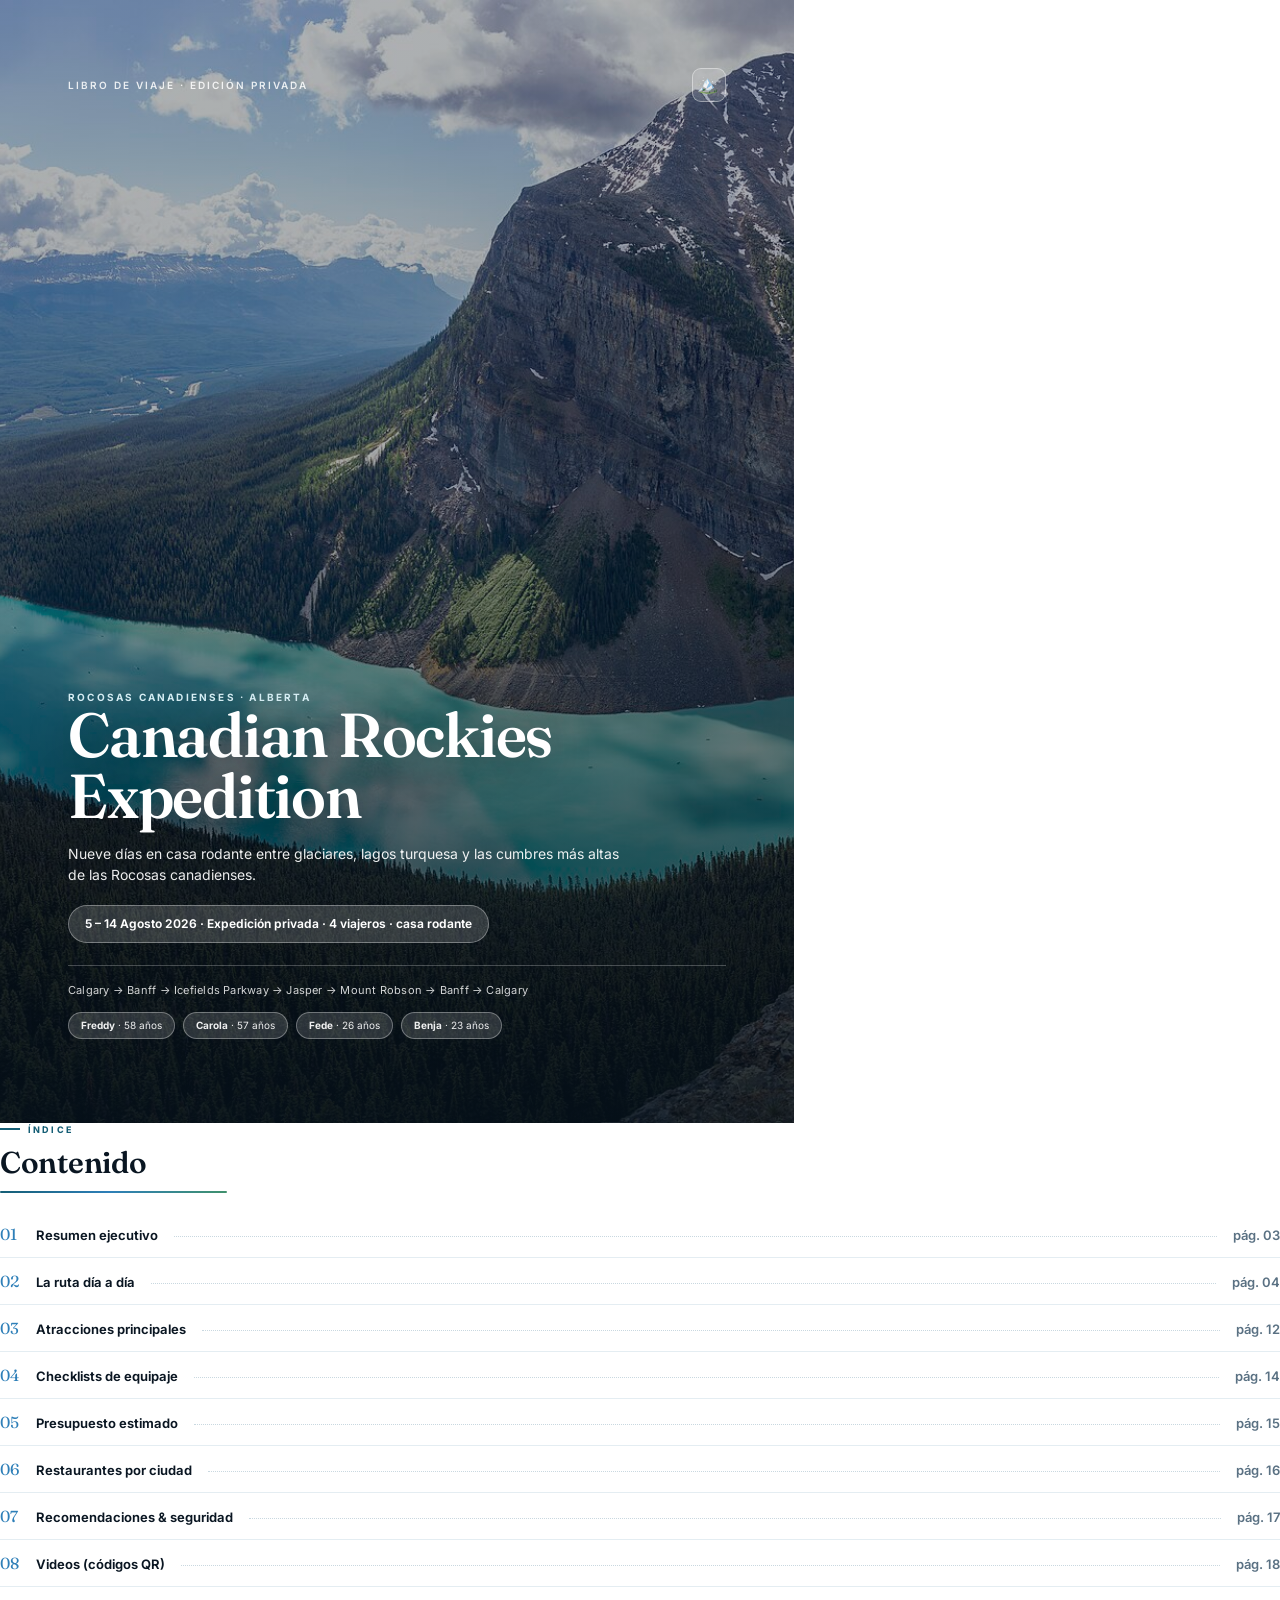
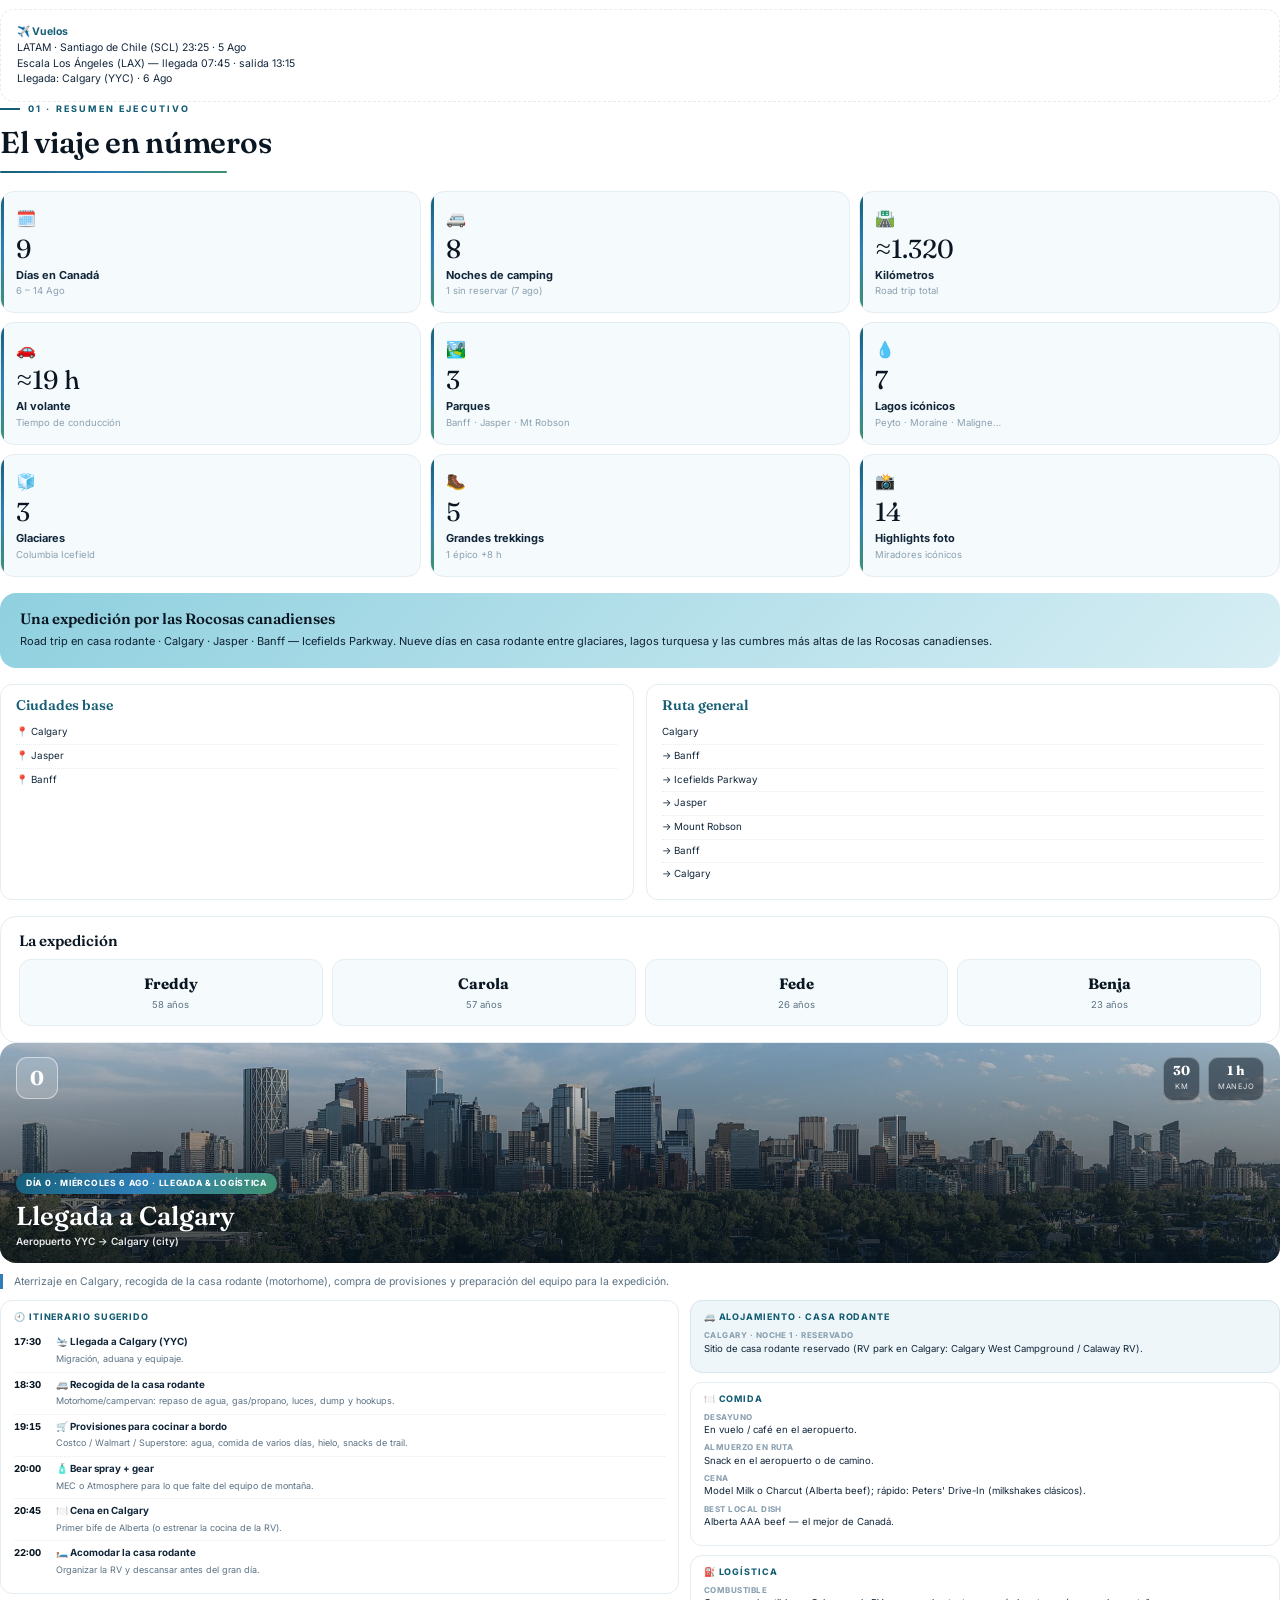
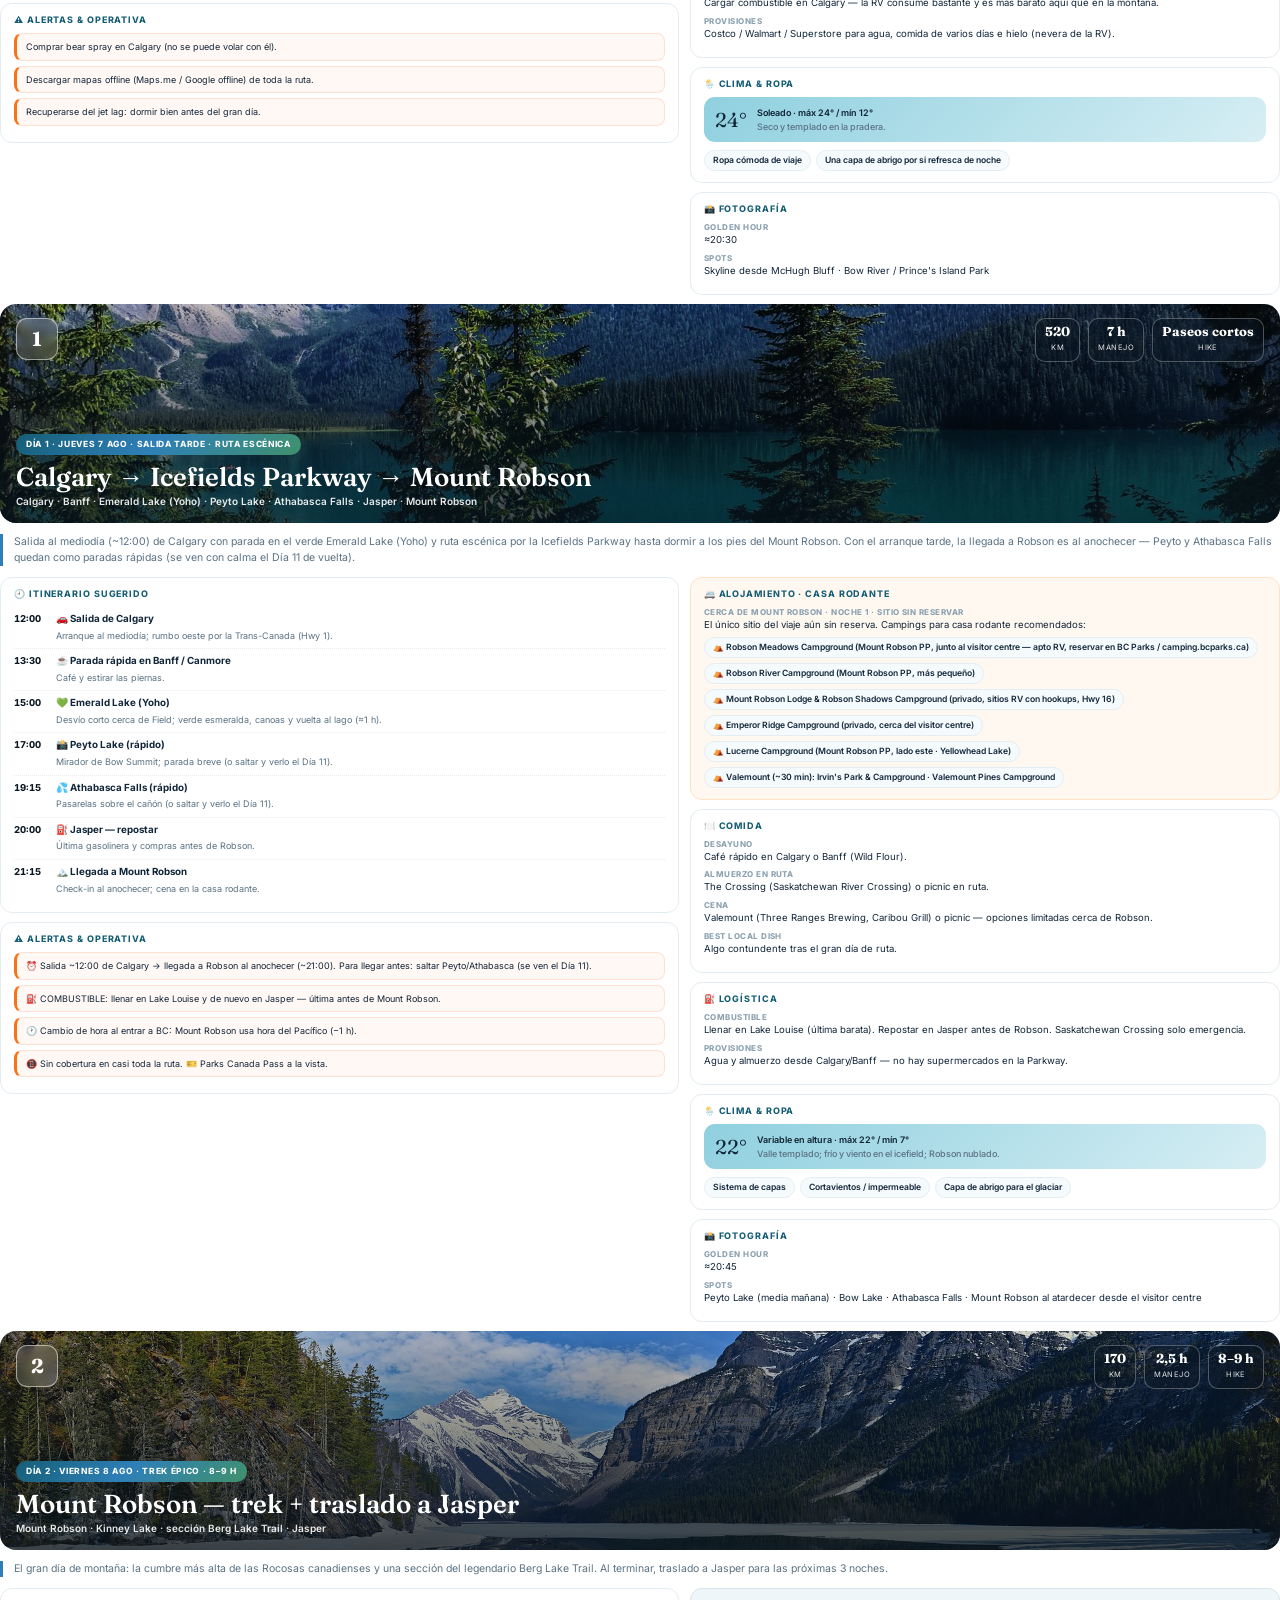
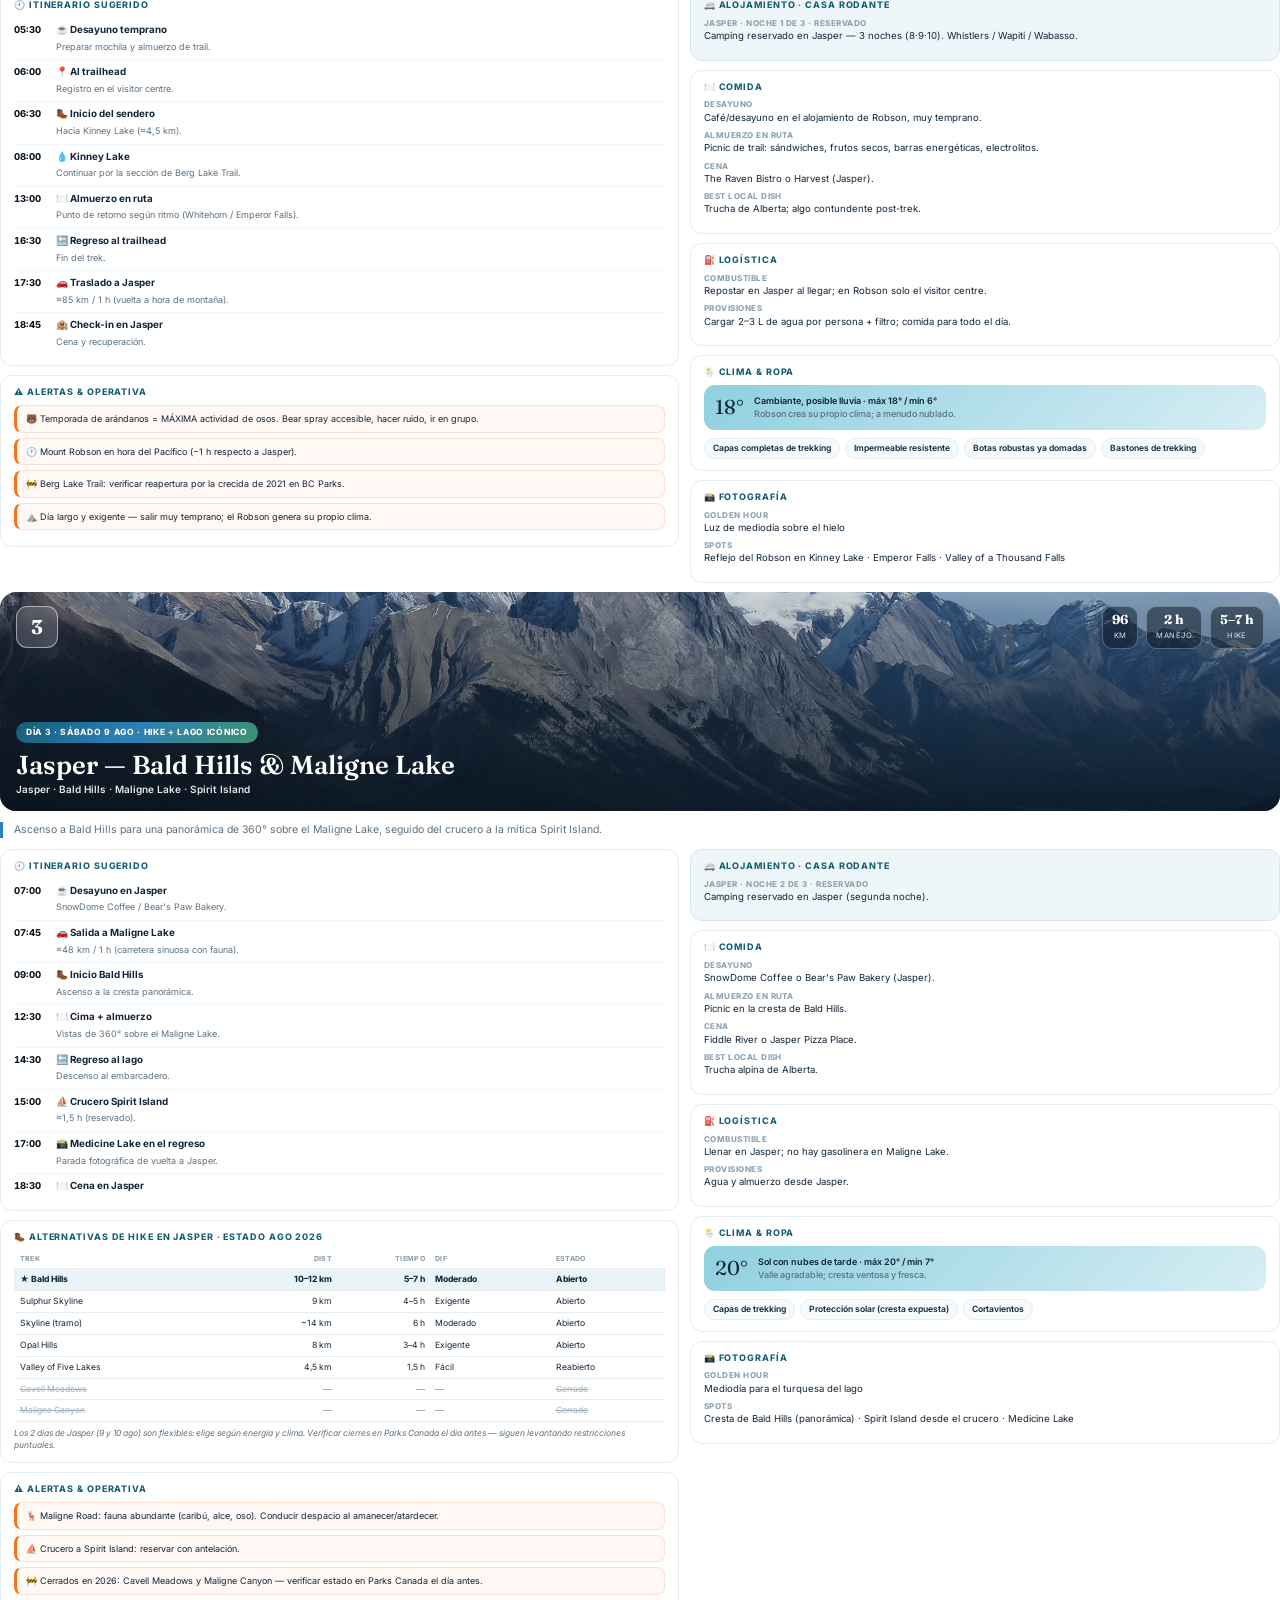
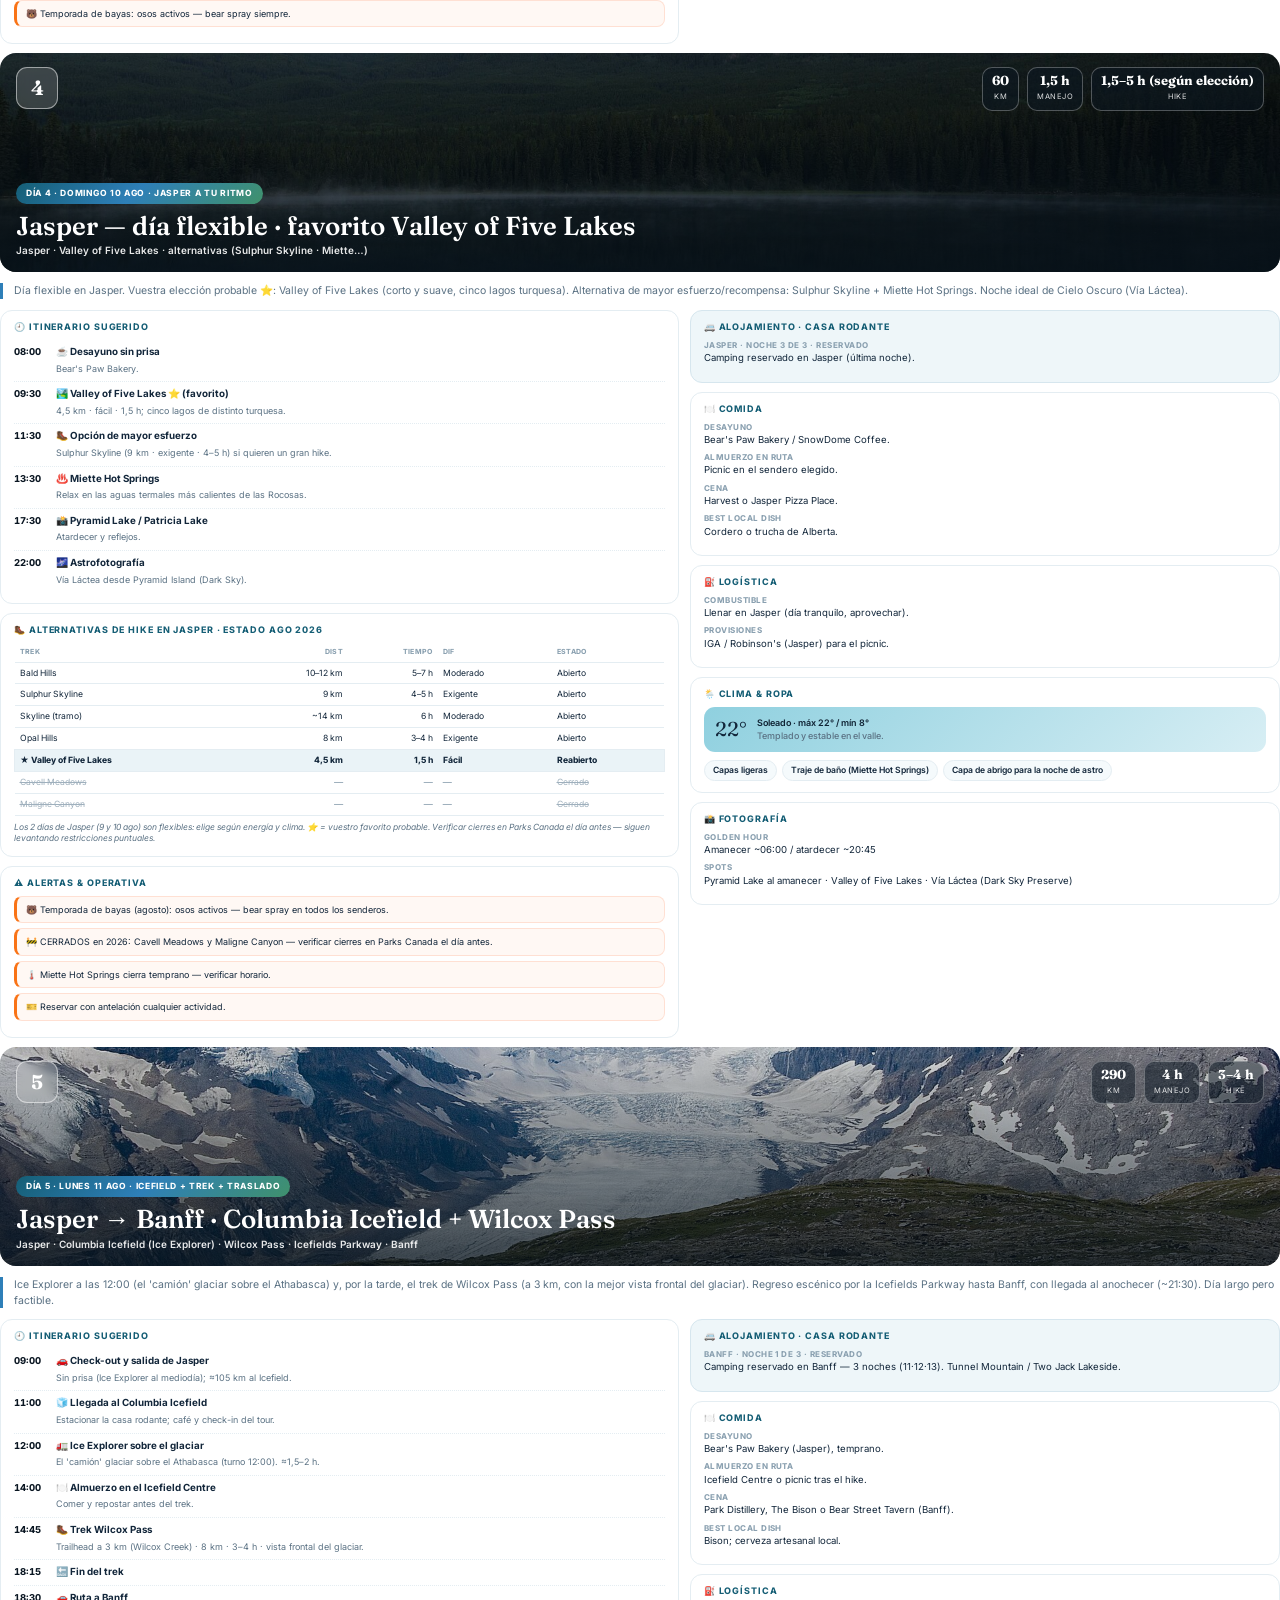
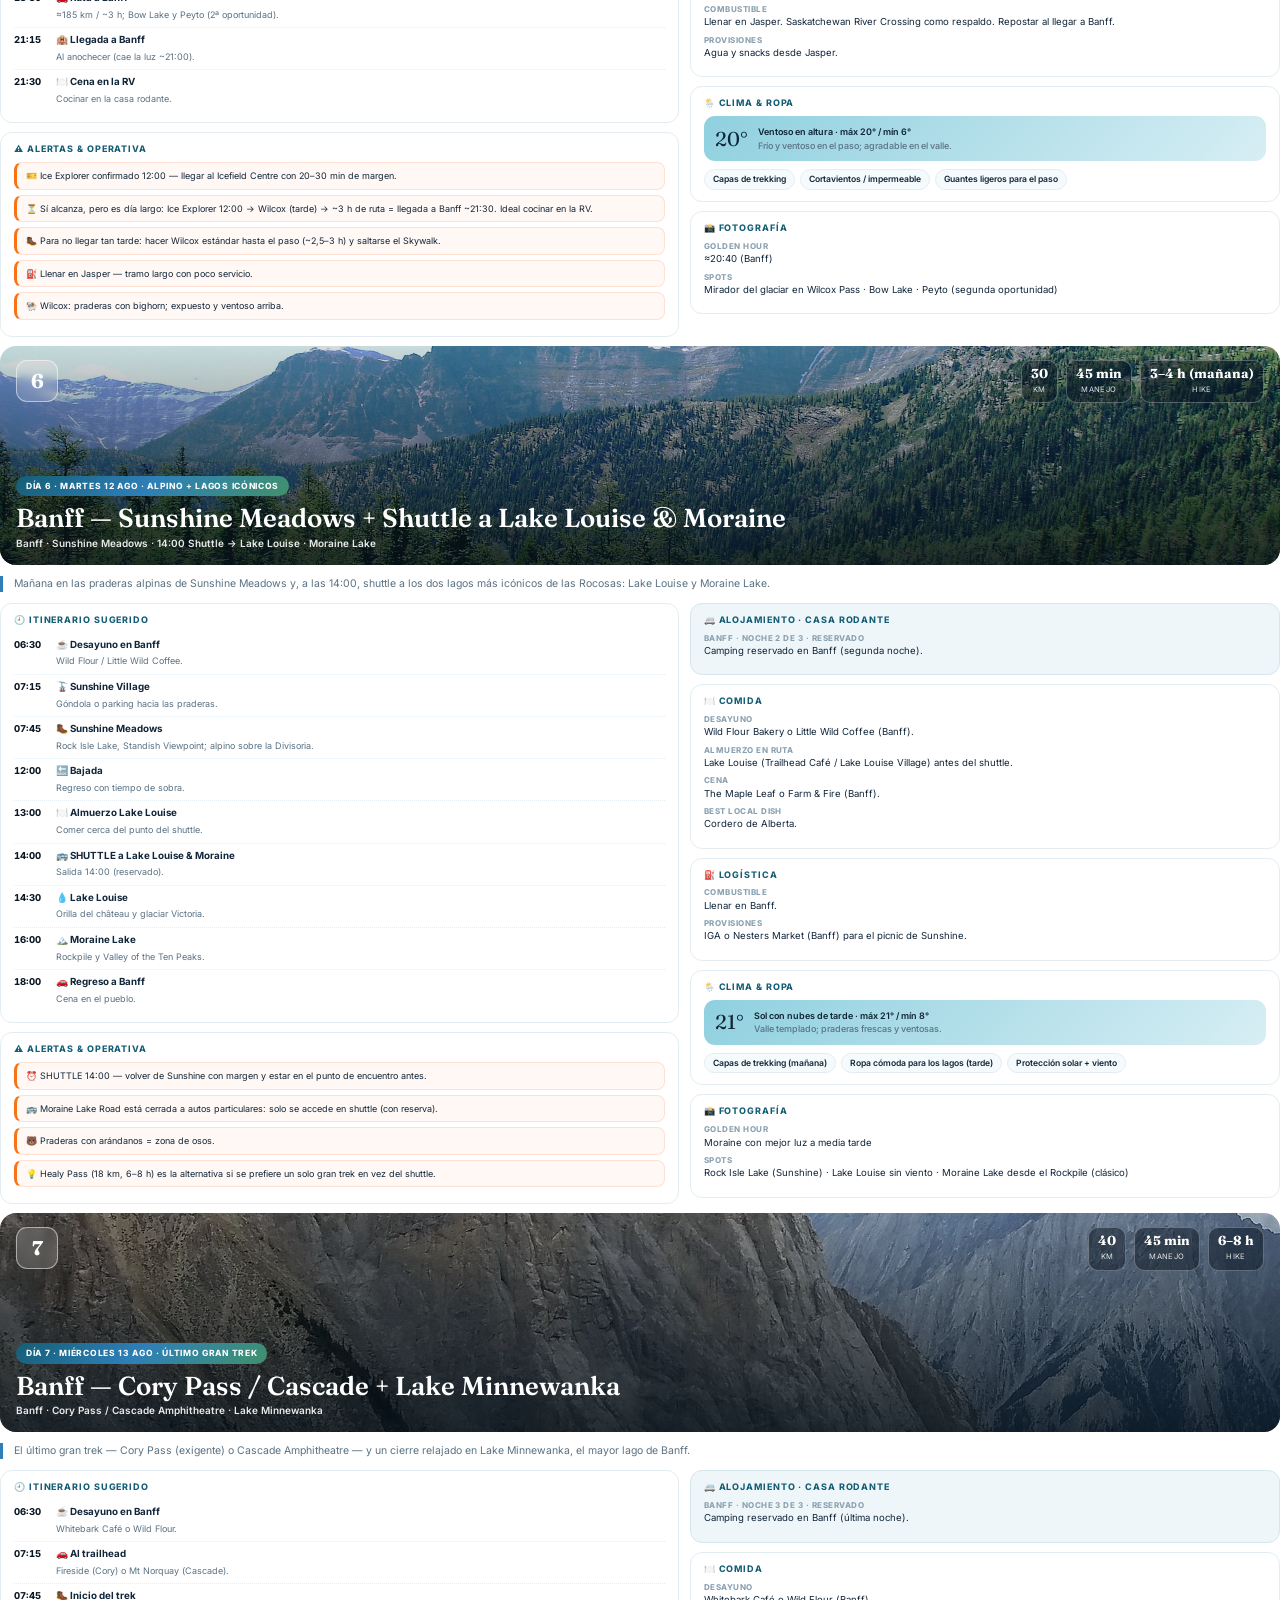
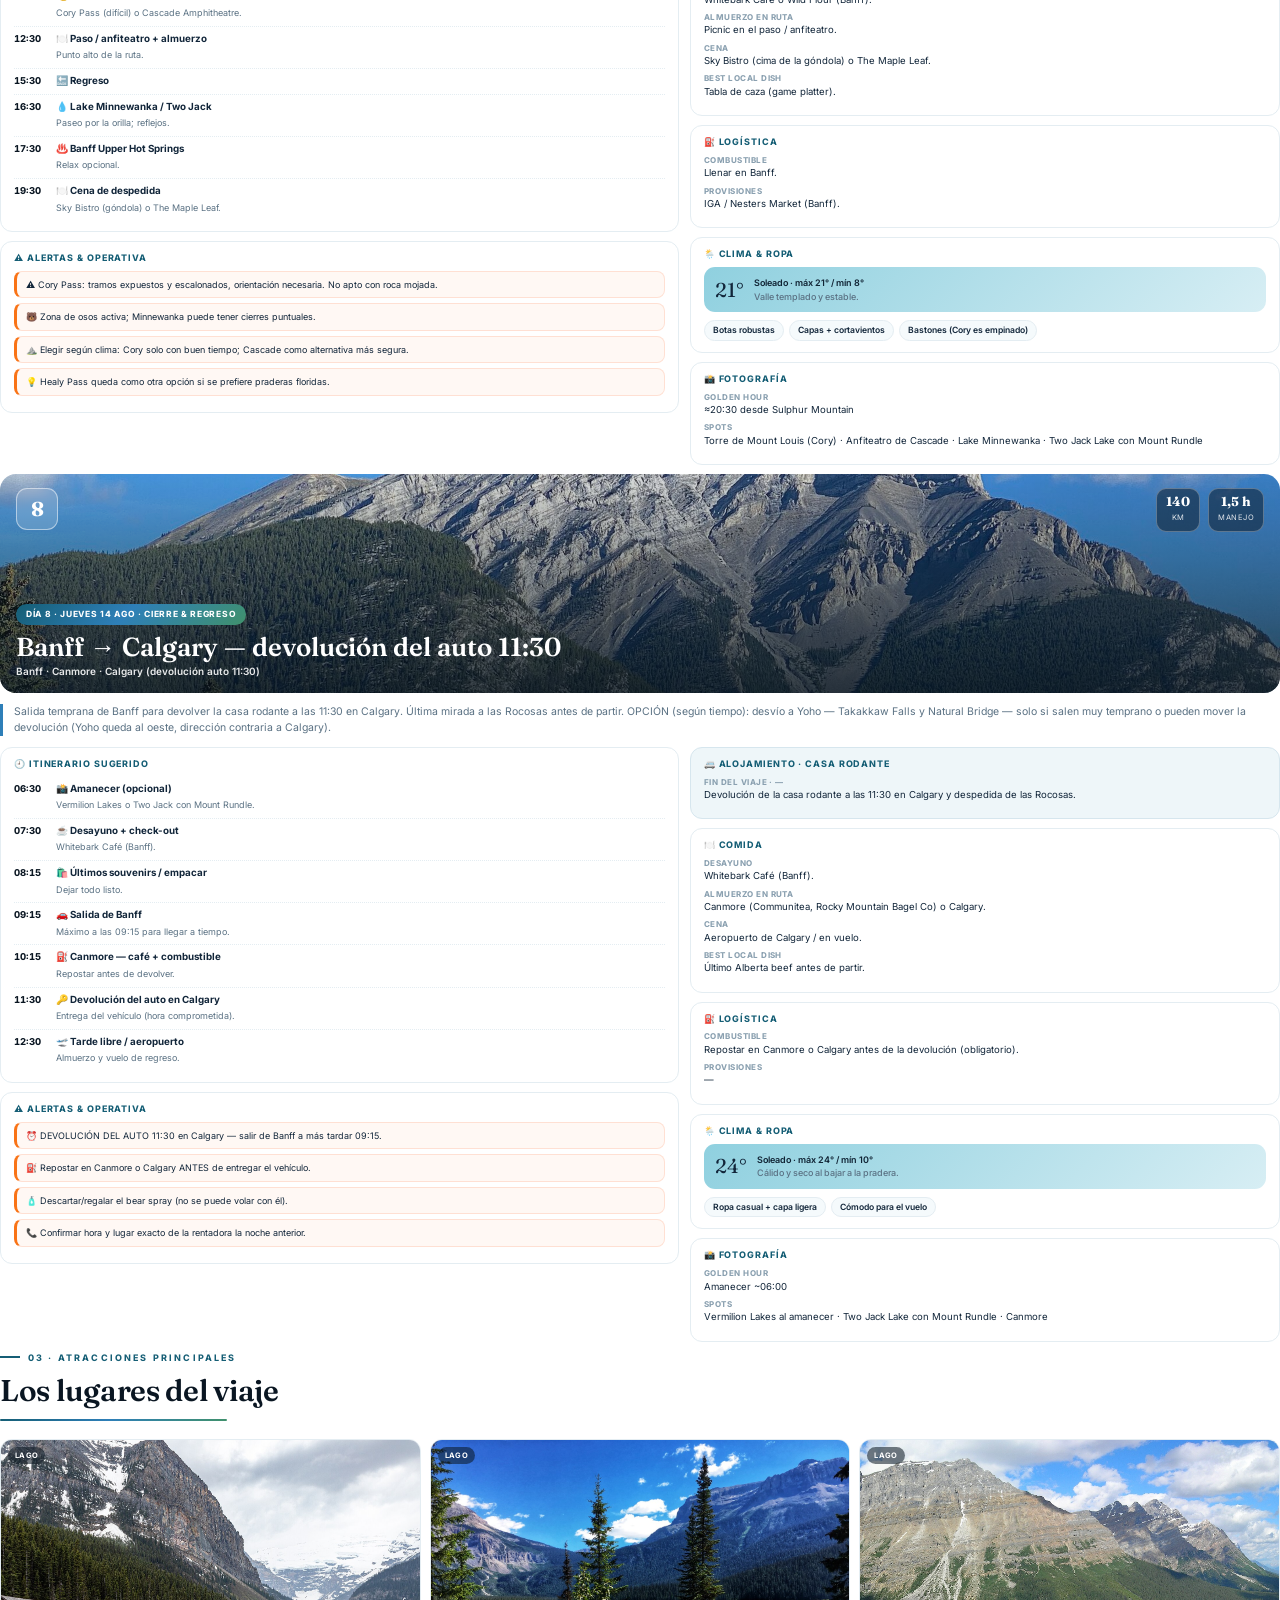
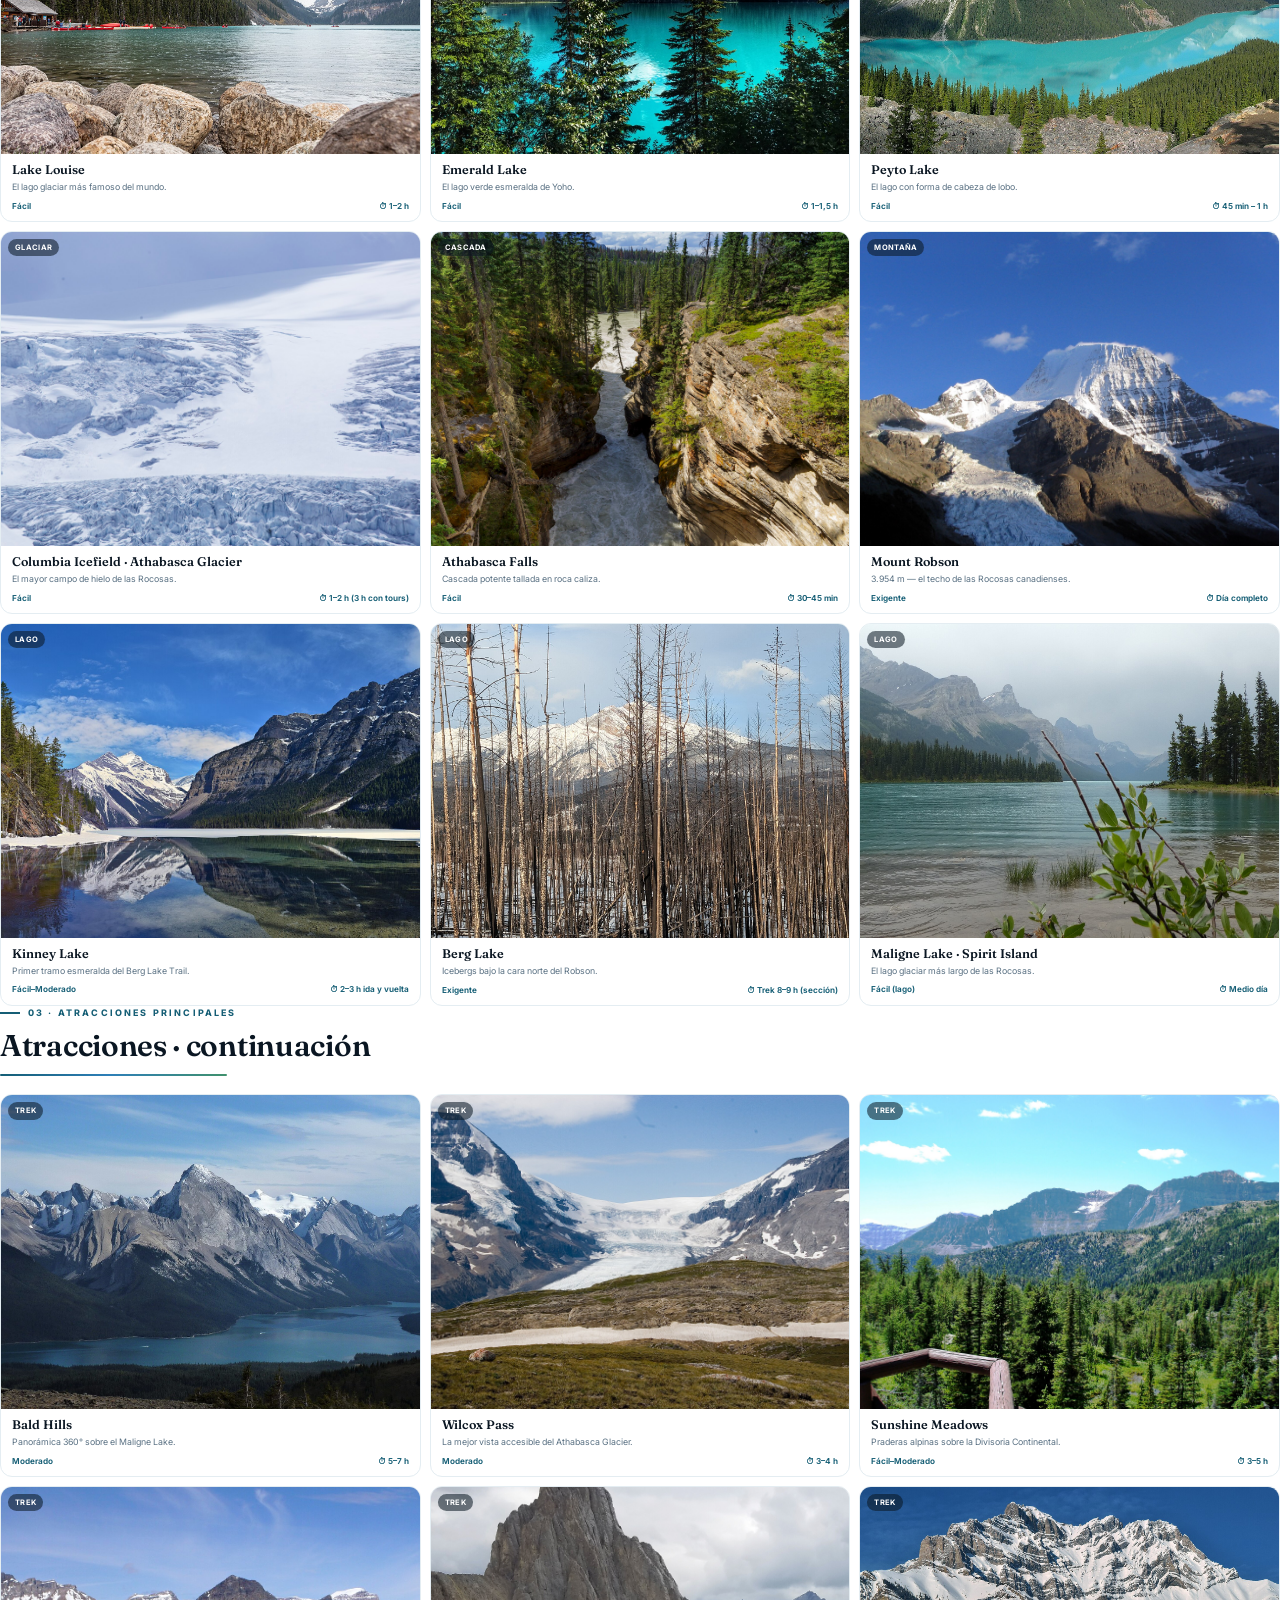
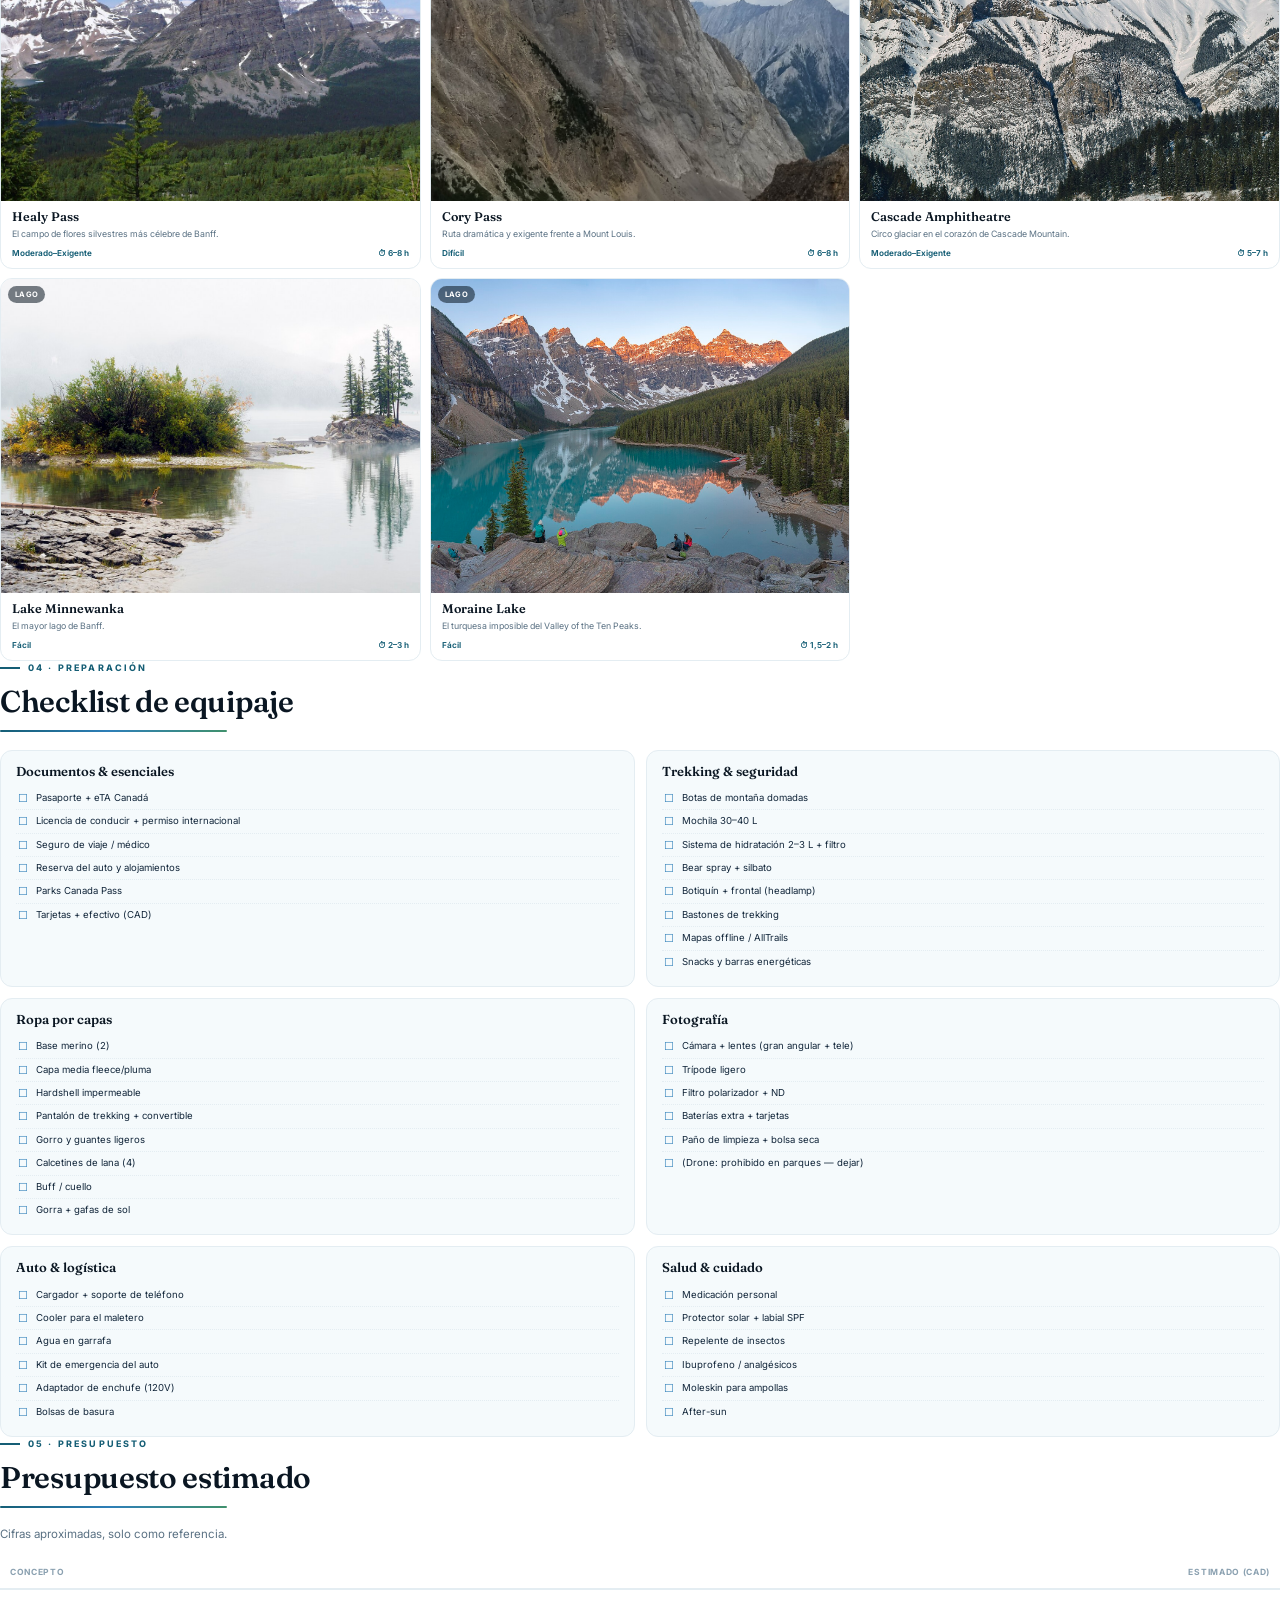
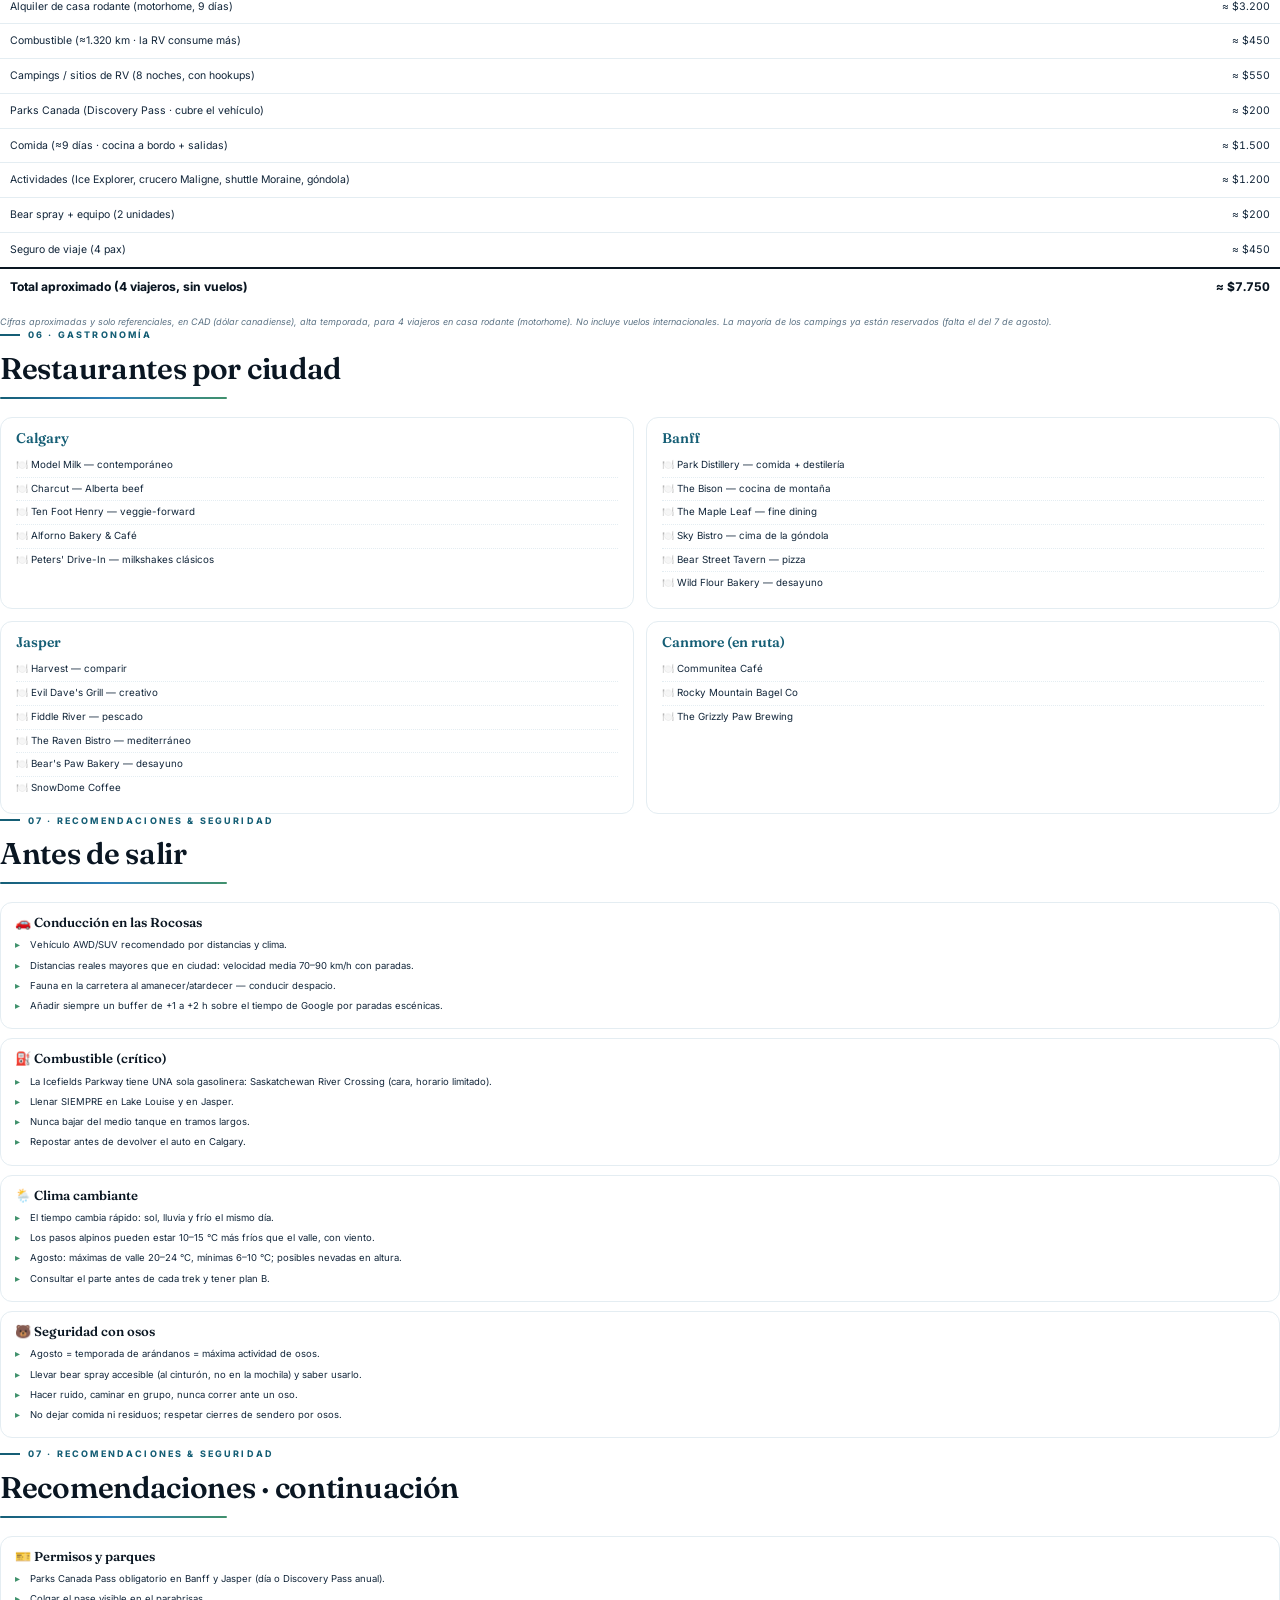
<file: pdf.html>
<!DOCTYPE html>
<html lang="es">
<head>
<meta charset="UTF-8" />
<meta name="viewport" content="width=device-width, initial-scale=1.0" />
<title>Canadian Rockies Expedition — Libro de viaje</title>
<link rel="preconnect" href="https://fonts.googleapis.com" />
<link rel="preconnect" href="https://fonts.gstatic.com" crossorigin />
<link href="https://fonts.googleapis.com/css2?family=Fraunces:opsz,wght@9..144,400;9..144,500;9..144,600;9..144,700&family=Inter:wght@400;500;600;700;750&display=swap" rel="stylesheet" />
<style>
:root{
  --ink:#0a1622;--ink2:#0f2233;--glacier:#155e75;--glacier2:#2e7fb8;--glacier3:#8fd0df;
  --ice:#d7eef4;--forest:#2d6a4f;--forest2:#40916c;--text:#12263a;--muted:#5a7183;--faint:#8aa0b0;--line:#e4edf2;--snow:#f5fafc;
  --serif:"Fraunces",Georgia,serif;--sans:"Inter",-apple-system,Segoe UI,Roboto,Arial,sans-serif;
  --grad:linear-gradient(135deg,#155e75 0%,#2e7fb8 48%,#40916c 100%);
  --grad-ice:linear-gradient(135deg,#8fd0df,#d7eef4);
}
*{margin:0;padding:0;box-sizing:border-box;-webkit-print-color-adjust:exact;print-color-adjust:exact}
@page{size:A4;margin:14mm 13mm 12mm}
@page bleed{margin:0}
html,body{background:#fff;color:var(--text);font-family:var(--sans);line-height:1.5;font-size:11px}
h1,h2,h3,h4{font-family:var(--serif);font-weight:600;line-height:1.1;color:var(--ink)}
img{display:block}

.page{position:relative;page-break-after:always}
.page:last-child{page-break-after:auto}
.page.bleed{page:bleed;width:210mm;height:297mm;overflow:hidden;padding:0}
.pnum{display:none}
/* flowing pages: keep individual blocks whole; let grids/groups break between items */
.card,.stat,.gcard,.check,.rbox,.rec,.qr,.xcard,.crew-card,.day-hero,.summary-box,.crew-box,.flight,.day-summary,.wchip{break-inside:avoid}
.eyebrow{font-weight:750;font-size:9px;letter-spacing:.24em;text-transform:uppercase;color:var(--glacier);display:flex;align-items:center;gap:8px}
.eyebrow::before{content:"";width:20px;height:2px;background:currentColor}
.sec-title{font-size:30px;margin-top:10px;letter-spacing:-.01em}
.sec-lead{color:var(--muted);font-size:11.5px;margin-top:8px;max-width:150mm}
.divider{height:2px;background:var(--grad);border-radius:2px;margin:12px 0 18px;width:60mm}

/* ---------- COVER ---------- */
.cover{color:#fff}
.cover img{position:absolute;inset:0;width:100%;height:100%;object-fit:cover}
.cover .veil{position:absolute;inset:0;background:linear-gradient(180deg,rgba(6,18,28,.32),rgba(6,18,28,.35) 45%,rgba(6,18,28,.85))}
.cover .inner{position:absolute;left:18mm;right:18mm;bottom:22mm;z-index:2}
.cover .top{position:absolute;left:18mm;right:18mm;top:18mm;z-index:2;display:flex;justify-content:space-between;align-items:center;font-size:10px;letter-spacing:.2em;text-transform:uppercase;color:rgba(255,255,255,.85);font-weight:600}
.cover .glyph{width:34px;height:34px;border-radius:9px;background:rgba(255,255,255,.16);border:1px solid rgba(255,255,255,.4);display:grid;place-items:center;font-size:17px}
.cover h1{color:#fff;font-size:62px;line-height:.98;letter-spacing:-.02em;text-shadow:0 6px 40px rgba(0,0,0,.4)}
.cover .sub{color:rgba(255,255,255,.92);font-size:14px;margin-top:16px;max-width:150mm}
.cover .dates{margin-top:20px;display:inline-block;font-weight:650;font-size:12px;color:#fff;background:rgba(255,255,255,.16);border:1px solid rgba(255,255,255,.34);padding:9px 16px;border-radius:999px}
.cover .route{margin-top:22px;padding-top:16px;border-top:1px solid rgba(255,255,255,.24);font-size:11px;color:rgba(255,255,255,.82);letter-spacing:.02em}
.cover .crew-line{margin-top:14px;display:flex;flex-wrap:wrap;gap:8px}
.cover .crew-line span{font-size:10px;color:rgba(255,255,255,.92);background:rgba(255,255,255,.15);border:1px solid rgba(255,255,255,.32);padding:5px 12px;border-radius:999px}
.cover .crew-line b{font-weight:700}
.crew-box{margin-top:16px;border:1px solid var(--line);border-radius:16px;padding:16px 18px}
.crew-box h4{font-family:var(--serif);font-size:15px;margin-bottom:10px}
.crew-grid{display:grid;grid-template-columns:repeat(4,1fr);gap:9px}
.crew-card{background:var(--snow);border:1px solid var(--line);border-radius:12px;padding:13px 10px;text-align:center}
.crew-card b{font-family:var(--serif);font-size:15px;color:var(--ink);display:block}
.crew-card span{font-size:9.5px;color:var(--muted)}

/* ---------- TOC ---------- */
.toc{list-style:none;margin-top:6px}
.toc li{display:flex;align-items:baseline;gap:10px;padding:11px 0;border-bottom:1px solid var(--line);font-size:13px}
.toc .n{font-family:var(--serif);font-size:16px;color:var(--glacier2);width:26px;flex:none}
.toc .t{font-weight:650;color:var(--ink)}
.toc .d{flex:1;border-bottom:1px dotted #c9d8e0;margin:0 6px;transform:translateY(-3px)}
.toc .p{color:var(--muted);font-weight:600}

/* ---------- STATS ---------- */
.stat-grid{display:grid;grid-template-columns:repeat(3,1fr);gap:9px;margin-top:6px}
.stat{border:1px solid var(--line);border-radius:14px;padding:14px 15px;background:var(--snow);position:relative;overflow:hidden}
.stat::after{content:"";position:absolute;left:0;top:0;bottom:0;width:3px;background:var(--grad)}
.stat .ic{font-size:16px}
.stat .v{font-family:var(--serif);font-size:26px;line-height:1;margin-top:6px;color:var(--ink)}
.stat .l{font-weight:700;font-size:11px;margin-top:5px}
.stat .s{font-size:9.5px;color:var(--faint);margin-top:1px}
.summary-box{margin-top:16px;background:var(--grad-ice);border-radius:16px;padding:18px 20px}
.summary-box h3{font-size:15px}
.summary-box p{font-size:11px;color:var(--ink2);margin-top:6px}
.flight{margin-top:14px;border:1px dashed var(--line);border-radius:14px;padding:14px 16px;font-size:10.5px}
.flight b{color:var(--glacier)}

/* ---------- DAY PAGE ---------- */
.day-hero{position:relative;height:58mm;border-radius:16px;overflow:hidden;margin-bottom:11px}
.day-hero img{width:100%;height:100%;object-fit:cover}
.day-hero .veil{position:absolute;inset:0;background:linear-gradient(180deg,rgba(6,18,28,.15),rgba(6,18,28,.78))}
.day-hero .lbl{position:absolute;left:16px;bottom:14px;right:16px;z-index:2;color:#fff}
.day-hero .badge{display:inline-block;font-size:8.5px;font-weight:750;letter-spacing:.08em;text-transform:uppercase;background:var(--grad);padding:4px 10px;border-radius:999px}
.day-hero h2{color:#fff;font-size:26px;margin-top:8px}
.day-hero .rt{color:rgba(255,255,255,.9);font-size:10px;margin-top:3px;font-weight:600}
.day-hero .num{position:absolute;top:14px;left:16px;z-index:2;width:42px;height:42px;border-radius:11px;background:rgba(255,255,255,.16);border:1px solid rgba(255,255,255,.5);backdrop-filter:blur(4px);display:grid;place-items:center;color:#fff}
.day-hero .num b{font-family:var(--serif);font-size:20px;line-height:1}
.day-hero .metrics{position:absolute;top:14px;right:16px;z-index:2;display:flex;gap:8px}
.day-hero .metrics .m{background:rgba(10,22,34,.5);border:1px solid rgba(255,255,255,.28);border-radius:10px;padding:6px 9px;color:#fff;text-align:center}
.day-hero .metrics .m b{font-family:var(--serif);font-size:13px;display:block;line-height:1}
.day-hero .metrics .m small{font-size:7.5px;letter-spacing:.06em;text-transform:uppercase;opacity:.85}
.day-summary{font-size:10.5px;color:var(--muted);border-left:3px solid var(--glacier2);padding-left:11px;margin-bottom:11px}
.day-cols{display:grid;grid-template-columns:1.15fr 1fr;gap:11px}
.card{border:1px solid var(--line);border-radius:12px;padding:11px 13px;background:#fff;margin-bottom:9px}
.card h4{font-family:var(--sans);font-size:9px;font-weight:750;letter-spacing:.1em;text-transform:uppercase;color:var(--glacier);margin-bottom:8px}
.sched{list-style:none}
.sched li{display:grid;grid-template-columns:34px 1fr;gap:8px;padding:5px 0;border-bottom:1px dotted var(--line)}
.sched li:last-child{border-bottom:none}
.sched .t{font-weight:750;font-size:9.5px;color:var(--ink);font-variant-numeric:tabular-nums}
.sched .c b{font-size:9.8px;font-weight:700;display:block}
.sched .c span{font-size:9px;color:var(--muted);line-height:1.35}
.kv .r{font-size:9.6px;margin-bottom:6px;line-height:1.4}
.kv .r b{display:block;font-size:8px;text-transform:uppercase;letter-spacing:.06em;color:var(--faint);font-weight:750}
.chips{display:flex;flex-wrap:wrap;gap:5px}
.chip{font-size:8.6px;font-weight:600;padding:3px 8px;border-radius:999px;background:var(--snow);border:1px solid var(--line)}
.wchip{display:flex;align-items:center;gap:10px;background:var(--grad-ice);border-radius:11px;padding:9px 11px;margin-bottom:8px}
.wchip .tmp{font-family:var(--serif);font-size:20px;line-height:1}
.wchip .wd{font-size:9px;font-weight:600;color:var(--ink2)}
.alerts{list-style:none}
.alerts li{font-size:9px;background:#fff8f4;border:1px solid #ffe0d3;border-left:3px solid #f97316;border-radius:8px;padding:6px 9px;margin-bottom:5px}
.alt-t{width:100%;border-collapse:collapse;font-size:8.6px;margin-top:2px}
.alt-t th{text-align:left;font-size:7px;text-transform:uppercase;letter-spacing:.05em;color:var(--faint);font-weight:750;padding:4px 5px;border-bottom:1px solid var(--line)}
.alt-t td{padding:4px 5px;border-bottom:1px solid var(--line)}
.alt-t td.r,.alt-t th.r{text-align:right}
.alt-t tr.rec td{background:#eaf3f7;font-weight:750}
.alt-t tr.cl td{color:#9fb0bd;text-decoration:line-through}

/* ---------- GALLERY / GRIDS ---------- */
.gal{display:grid;grid-template-columns:repeat(3,1fr);gap:9px;margin-top:4px}
.gcard{border:1px solid var(--line);border-radius:12px;overflow:hidden;background:#fff}
.gcard .im{aspect-ratio:4/3;overflow:hidden;position:relative}
.gcard .im img{width:100%;height:100%;object-fit:cover}
.gcard .tp{position:absolute;top:7px;left:7px;font-size:7.5px;font-weight:700;text-transform:uppercase;letter-spacing:.04em;background:rgba(10,22,34,.55);color:#fff;padding:3px 7px;border-radius:999px}
.gcard .bd{padding:9px 11px}
.gcard h4{font-family:var(--serif);font-size:12.5px}
.gcard p{font-size:8.8px;color:var(--muted);margin-top:4px;line-height:1.35}
.gcard .mt{display:flex;justify-content:space-between;margin-top:7px;font-size:8.2px;font-weight:650;color:var(--glacier)}

/* ---------- CHECKLIST ---------- */
.check-grid{display:grid;grid-template-columns:repeat(2,1fr);gap:11px;margin-top:4px}
.check{border:1px solid var(--line);border-radius:12px;padding:13px 15px;background:var(--snow)}
.check h4{font-family:var(--serif);font-size:13px;color:var(--ink);margin-bottom:9px}
.check ul{list-style:none}
.check li{font-size:9.6px;padding:4px 0 4px 20px;position:relative;border-bottom:1px dotted var(--line)}
.check li:last-child{border-bottom:none}
.check li::before{content:"☐";position:absolute;left:2px;top:3px;color:var(--glacier2);font-size:11px}

/* ---------- BUDGET ---------- */
.btable{width:100%;border-collapse:collapse;margin-top:6px;font-size:10.5px}
.btable th{text-align:left;font-size:8.5px;text-transform:uppercase;letter-spacing:.08em;color:var(--faint);padding:9px 10px;border-bottom:2px solid var(--line)}
.btable td{padding:9px 10px;border-bottom:1px solid var(--line)}
.btable td.r,.btable th.r{text-align:right;font-variant-numeric:tabular-nums}
.btable tr.total td{font-weight:750;color:var(--ink);border-top:2px solid var(--ink);border-bottom:none;font-size:12px}
.budget-note{font-size:9px;color:var(--muted);margin-top:10px;font-style:italic}

/* ---------- RESTAURANTS + REC ---------- */
.two{display:grid;grid-template-columns:1fr 1fr;gap:12px;margin-top:4px}
.rbox{border:1px solid var(--line);border-radius:12px;padding:13px 15px}
.rbox h4{font-family:var(--serif);font-size:14px;color:var(--glacier);margin-bottom:8px}
.rbox ul{list-style:none}
.rbox li{font-size:9.8px;padding:4px 0;border-bottom:1px dotted var(--line)}
.rbox li:last-child{border-bottom:none}
.rec{border:1px solid var(--line);border-radius:12px;padding:12px 14px;margin-bottom:9px;break-inside:avoid}
.rec h4{font-family:var(--serif);font-size:13px;margin-bottom:6px}
.rec ul{list-style:none}
.rec li{font-size:9.5px;padding:3px 0 3px 15px;position:relative;color:var(--text)}
.rec li::before{content:"▸";position:absolute;left:0;color:var(--forest2)}

/* ---------- QR ---------- */
.qr-grid{display:grid;grid-template-columns:repeat(3,1fr);gap:11px;margin-top:4px}
.qr{border:1px solid var(--line);border-radius:12px;padding:11px;text-align:center;background:#fff;break-inside:avoid}
.qr img{width:70px;height:70px;margin:0 auto 8px}
.qr .tp{font-size:7.5px;font-weight:750;text-transform:uppercase;letter-spacing:.06em;color:var(--glacier)}
.qr h5{font-family:var(--serif);font-size:10px;margin-top:3px;line-height:1.2;color:var(--ink)}
.qr .ch{font-size:8px;color:var(--muted);margin-top:3px}
.xgroup{margin-bottom:11px}
.xday{break-after:avoid}
.xday{font-family:var(--serif);font-size:12px;color:var(--glacier);border-bottom:1px solid var(--line);padding-bottom:4px;margin-bottom:7px}
.xcards{display:grid;grid-template-columns:1fr 1fr;gap:7px}
.xcard{border:1px solid var(--line);border-radius:9px;padding:8px 10px;break-inside:avoid}
.xtop{display:flex;justify-content:space-between;gap:6px;align-items:baseline}
.xtop b{font-size:10px;color:var(--ink)}
.xtop span{font-size:7.5px;color:var(--faint);white-space:nowrap}
.xcard p{font-size:8.3px;color:var(--muted);margin-top:3px;line-height:1.32}
.xhow{font-size:8px;color:var(--text);margin-top:4px}
.xhow b{color:var(--glacier)}

/* ---------- BACK ---------- */
.back{background:var(--ink);color:rgba(255,255,255,.8);display:flex;flex-direction:column;justify-content:center;align-items:center;text-align:center}
.back h2{color:#fff;font-size:34px;max-width:130mm}
.back p{font-size:11px;margin-top:14px;max-width:120mm;color:rgba(255,255,255,.7)}
.back .glyph{font-size:40px;margin-bottom:16px}
.back .line{width:60mm;height:2px;background:var(--grad);border-radius:2px;margin:22px 0}
</style>
</head>
<body>
<div id="doc"></div>

<script src="assets/js/data.js"></script>
<script>
(function(){
  var D=window.ITINERARY, doc=document.getElementById("doc");
  var esc=function(s){return String(s==null?"":s).replace(/[&<>"]/g,function(c){return{"&":"&amp;","<":"&lt;",">":"&gt;",'"':"&quot;"}[c];});};
  var pages=[]; function P(cls,html){pages.push('<section class="page '+(cls||"")+'">'+html+"</section>");}
  var TYPE={city:"Ciudad",lake:"Lago",glacier:"Glaciar",waterfall:"Cascada",mountain:"Montaña",trek:"Trek"};

  /* COVER */
  P("bleed cover",
    '<img src="assets/img/photos/hero_1.jpg" alt="">'+
    '<div class="veil"></div>'+
    '<div class="top"><span>Libro de viaje · Edición privada</span><span class="glyph">🏔️</span></div>'+
    '<div class="inner"><div style="font-size:10px;letter-spacing:.22em;text-transform:uppercase;color:#d7eef4;font-weight:700">Rocosas Canadienses · Alberta</div>'+
    '<h1>'+esc(D.meta.title)+'</h1>'+
    '<div class="sub">'+esc(D.meta.tagline)+'</div>'+
    '<div class="dates">'+esc(D.meta.dates)+' · '+esc(D.meta.party)+'</div>'+
    '<div class="route">'+esc(D.meta.routeLine)+'</div>'+
    (D.meta.travelers ? '<div class="crew-line">'+D.meta.travelers.map(function(t){return '<span><b>'+esc(t.name)+'</b> · '+t.age+' años</span>';}).join("")+'</div>' : '')+
    '</div>');

  /* TOC */
  var toc=[
    ["01","Resumen ejecutivo","03"],
    ["02","La ruta día a día","04"],
    ["03","Atracciones principales","12"],
    ["04","Checklists de equipaje","14"],
    ["05","Presupuesto estimado","15"],
    ["06","Restaurantes por ciudad","16"],
    ["07","Recomendaciones & seguridad","17"],
    ["08","Videos (códigos QR)","18"]
  ];
  P("",'<div class="eyebrow">Índice</div><h1 class="sec-title">Contenido</h1><div class="divider"></div>'+
    '<ul class="toc">'+toc.map(function(t){return '<li><span class="n">'+t[0]+'</span><span class="t">'+t[1]+'</span><span class="d"></span><span class="p">pág. '+t[2]+'</span></li>';}).join("")+'</ul>'+
    '<div style="margin-top:22px" class="flight"><b>✈️ Vuelos</b><br>'+esc(D.meta.flight.out)+'<br>'+esc(D.meta.flight.layover)+'<br>Llegada: '+esc(D.meta.flight.arrive)+'</div>'+
    footer("Índice"));

  /* RESUMEN */
  P("",'<div class="eyebrow">01 · Resumen ejecutivo</div><h1 class="sec-title">El viaje en números</h1><div class="divider"></div>'+
    '<div class="stat-grid">'+D.stats.map(function(s){return '<div class="stat"><div class="ic">'+s.icon+'</div><div class="v">'+esc(s.value)+'</div><div class="l">'+esc(s.label)+'</div><div class="s">'+esc(s.sub)+'</div></div>';}).join("")+'</div>'+
    '<div class="summary-box"><h3>Una expedición por las Rocosas canadienses</h3><p>'+esc(D.meta.subtitle)+'. '+esc(D.meta.tagline)+'</p></div>'+
    '<div style="margin-top:16px" class="two"><div class="rbox"><h4>Ciudades base</h4><ul>'+D.meta.baseCities.map(function(c){return '<li>📍 '+esc(c)+'</li>';}).join("")+'</ul></div>'+
    '<div class="rbox"><h4>Ruta general</h4><ul><li>'+esc(D.meta.routeLine).split(" → ").join('</li><li>→ ')+'</li></ul></div></div>'+
    (D.meta.travelers ? '<div class="crew-box"><h4>La expedición</h4><div class="crew-grid">'+D.meta.travelers.map(function(t){return '<div class="crew-card"><b>'+esc(t.name)+'</b><span>'+t.age+' años</span></div>';}).join("")+'</div></div>' : '')+
    footer("Resumen ejecutivo"));

  /* DAYS */
  D.days.forEach(function(d){
    var heroId=(d.routeStops&&d.routeStops[0])||"banff_town";
    // choose a representative image: last hikey/lake stop if any
    var pic=heroImg(d);
    var left='<div class="card"><h4>🕘 Itinerario sugerido</h4><ul class="sched">'+
      d.schedule.map(function(s){return '<li><div class="t">'+esc(s.time)+'</div><div class="c"><b>'+s.icon+' '+esc(s.title)+'</b>'+(s.detail?'<span>'+esc(s.detail)+'</span>':"")+'</div></li>';}).join("")+'</ul></div>';
    if(d.alternatives) left+='<div class="card"><h4>🥾 '+esc(d.alternatives.title)+'</h4><table class="alt-t"><tr><th>Trek</th><th class="r">Dist</th><th class="r">Tiempo</th><th>Dif</th><th>Estado</th></tr>'+d.alternatives.items.map(function(it){var rec=it.name===d.alternatives.recommended;var closed=/cerrad/i.test(it.status);return '<tr class="'+(rec?'rec':'')+(closed?' cl':'')+'"><td>'+(rec?'★ ':'')+esc(it.name)+'</td><td class="r">'+esc(it.dist)+'</td><td class="r">'+esc(it.hours)+'</td><td>'+esc(it.diff)+'</td><td>'+esc(it.status)+'</td></tr>';}).join('')+'</table>'+(d.alternatives.note?'<p style="font-size:8.5px;color:#5a7183;margin-top:6px;font-style:italic;line-height:1.35">'+esc(d.alternatives.note)+'</p>':'')+'</div>';
    if(d.alerts&&d.alerts.length) left+='<div class="card"><h4>⚠️ Alertas & operativa</h4><ul class="alerts">'+d.alerts.map(function(a){return '<li>'+esc(a)+'</li>';}).join("")+'</ul></div>';

    var lodge = d.lodging ? '<div class="card" style="'+(/sin reservar|por confirmar/i.test(d.lodging.nights||'')?'background:#fff8f1;border-color:#ffe0c2':'background:#eef6f9;border-color:#d6e6ee')+'"><h4>🚐 Alojamiento · casa rodante</h4><div class="kv"><div class="r"><b>'+esc(d.lodging.where)+(d.lodging.nights?' · '+esc(d.lodging.nights):'')+'</b>'+(d.lodging.detail?esc(d.lodging.detail):'')+'</div></div>'+(d.lodging.options?'<div class="chips" style="margin-top:6px">'+d.lodging.options.map(function(o){return '<span class="chip">⛺ '+esc(o)+'</span>';}).join('')+'</div>':'')+'</div>' : '';
    var right=lodge+'<div class="card"><h4>🍽️ Comida</h4><div class="kv">'+
        '<div class="r"><b>Desayuno</b>'+esc(d.food.breakfast)+'</div>'+
        '<div class="r"><b>Almuerzo en ruta</b>'+esc(d.food.lunch)+'</div>'+
        '<div class="r"><b>Cena</b>'+esc(d.food.dinner)+'</div>'+
        '<div class="r"><b>Best local dish</b>'+esc(d.food.bestDish)+'</div></div></div>'+
      '<div class="card"><h4>⛽ Logística</h4><div class="kv">'+
        '<div class="r"><b>Combustible</b>'+esc(d.logistics.gas.join(" "))+'</div>'+
        '<div class="r"><b>Provisiones</b>'+esc(d.logistics.supplies.join(" "))+'</div></div></div>'+
      '<div class="card"><h4>🌦️ Clima & ropa</h4><div class="wchip"><div class="tmp">'+esc(d.weather.tempHigh)+'°</div><div class="wd">'+esc(d.weather.conditions)+' · máx '+esc(d.weather.tempHigh)+'° / mín '+esc(d.weather.tempLow)+'°<br><span style="color:#5a7183;font-weight:500">'+esc(d.weather.summary)+'</span></div></div><div class="chips">'+d.clothing.map(function(c){return '<span class="chip">'+esc(c)+'</span>';}).join("")+'</div></div>'+
      '<div class="card"><h4>📸 Fotografía</h4><div class="kv"><div class="r"><b>Golden hour</b>'+esc(d.photography.goldenHour)+'</div><div class="r"><b>Spots</b>'+esc(d.photography.spots.join(" · "))+'</div></div></div>';

    P("",
      '<div class="day-hero"><img src="'+esc(pic)+'" alt=""><div class="veil"></div>'+
      '<div class="num"><b>'+d.n+'</b></div>'+
      '<div class="metrics"><div class="m"><b>'+esc(String(d.drivingKm))+'</b><small>km</small></div><div class="m"><b>'+esc(d.drivingTime.replace("≈",""))+'</b><small>manejo</small></div>'+(d.hikeName?'<div class="m"><b>'+esc(d.hikingTime)+'</b><small>hike</small></div>':"")+'</div>'+
      '<div class="lbl"><span class="badge">Día '+d.n+' · '+esc(d.dow)+' '+esc(d.date)+' · '+esc(d.badge)+'</span><h2>'+esc(d.title)+'</h2><div class="rt">'+esc(d.route)+'</div></div></div>'+
      '<div class="day-summary">'+esc(d.summary)+'</div>'+
      '<div class="day-cols"><div>'+left+'</div><div>'+right+'</div></div>'+
      footer("La ruta día a día"));
  });

  /* ATTRACTIONS (2 pages) */
  var attrs=D.locations.filter(function(l){return l.type!=="city";});
  chunk(attrs,9).forEach(function(grp,gi){
    P("",'<div class="eyebrow">03 · Atracciones principales</div><h1 class="sec-title">'+(gi===0?"Los lugares del viaje":"Atracciones · continuación")+'</h1><div class="divider"></div>'+
      '<div class="gal">'+grp.map(function(l){return '<div class="gcard"><div class="im"><span class="tp">'+esc(TYPE[l.type]||l.type)+'</span><img src="'+esc(l.img)+'" alt="'+esc(l.name)+'"></div><div class="bd"><h4>'+esc(l.name)+'</h4><p>'+esc(l.short)+'</p><div class="mt"><span>'+esc(l.difficulty||"—")+'</span><span>⏱ '+esc(shortDur(l.duration))+'</span></div></div></div>';}).join("")+'</div>'+
      footer("Atracciones principales"));
  });

  /* CHECKLISTS */
  P("",'<div class="eyebrow">04 · Preparación</div><h1 class="sec-title">Checklist de equipaje</h1><div class="divider"></div>'+
    '<div class="check-grid">'+D.packing.map(function(c){return '<div class="check"><h4>'+esc(c.category)+'</h4><ul>'+c.items.map(function(i){return '<li>'+esc(i)+'</li>';}).join("")+'</ul></div>';}).join("")+'</div>'+
    footer("Checklists de equipaje"));

  /* BUDGET */
  var b=D.budget;
  var bTot=(typeof b.total==="number")?b.total:b.items.reduce(function(s,i){return s+(i.est||0);},0);
  P("",'<div class="eyebrow">05 · Presupuesto</div><h1 class="sec-title">Presupuesto estimado</h1><div class="divider"></div>'+
    '<p class="sec-lead" style="margin-bottom:14px">Cifras aproximadas, solo como referencia.</p>'+
    '<table class="btable"><thead><tr><th>Concepto</th><th class="r">Estimado ('+b.currency+')</th></tr></thead><tbody>'+
    b.items.map(function(i){return '<tr><td>'+esc(i.concept)+'</td><td class="r">≈ $'+num(i.est)+'</td></tr>';}).join("")+
    '<tr class="total"><td>Total aproximado (4 viajeros, sin vuelos)</td><td class="r">≈ $'+num(bTot)+'</td></tr>'+
    '</tbody></table><p class="budget-note">'+esc(b.note)+'</p>'+
    footer("Presupuesto estimado"));

  /* RESTAURANTS */
  P("",'<div class="eyebrow">06 · Gastronomía</div><h1 class="sec-title">Restaurantes por ciudad</h1><div class="divider"></div>'+
    '<div class="two">'+D.restaurants.map(function(r){return '<div class="rbox"><h4>'+esc(r.city)+'</h4><ul>'+r.places.map(function(p){return '<li>🍽️ '+esc(p)+'</li>';}).join("")+'</ul></div>';}).join("")+'</div>'+
    footer("Restaurantes por ciudad"));

  /* RECOMMENDATIONS (split) */
  chunk(D.recommendations,4).forEach(function(grp,gi){
    P("",'<div class="eyebrow">07 · Recomendaciones & seguridad</div><h1 class="sec-title">'+(gi===0?"Antes de salir":"Recomendaciones · continuación")+'</h1><div class="divider"></div>'+
      grp.map(function(r){return '<div class="rec"><h4>'+r.icon+' '+esc(r.title)+'</h4><ul>'+r.items.map(function(i){return '<li>'+esc(i)+'</li>';}).join("")+'</ul></div>';}).join("")+
      footer("Recomendaciones & seguridad"));
  });

  /* VIDEOS / QR */
  function fmtv(n){return n>=1000000?(n/1000000).toFixed(1).replace(/\.0$/,'')+' M vistas':n>=1000?Math.round(n/1000)+' k vistas':n+' vistas';}

  /* EXTRAS · paradas opcionales */
  if(D.extras&&D.extras.length){
    var xByDay={}; D.extras.forEach(function(e){(xByDay[e.day]=xByDay[e.day]||[]).push(e);});
    var xGroups=Object.keys(xByDay).sort(function(a,b){return a-b;}).map(function(day){
      var di=D.days.find(function(d){return d.n===+day;})||{date:'',title:''};
      var cards=xByDay[day].map(function(e){return '<div class="xcard"><div class="xtop"><b>'+esc(e.name)+'</b><span>'+esc(e.timeNeeded)+'</span></div><p>'+esc(e.description)+'</p><div class="xhow"><b>Cómo verlo:</b> '+esc(e.howToVisit)+'</div></div>';}).join('');
      return '<div class="xgroup"><div class="xday">Día '+day+' · '+esc(di.date)+' — '+esc(di.title)+'</div><div class="xcards">'+cards+'</div></div>';
    });
    P("",'<div class="eyebrow">08 · Paradas opcionales</div><h1 class="sec-title">Extras para sumar a la ruta</h1><div class="divider"></div>'+xGroups.join('')+footer('Paradas opcionales'));
  }

  P("",'<div class="eyebrow">09 · Videos</div><h1 class="sec-title">Míralo antes de vivirlo</h1><div class="divider"></div>'+
    '<p class="sec-lead">Escanea los códigos para ver cada video en YouTube (elegidos por número de vistas).</p>'+
    '<div class="qr-grid" style="margin-top:14px">'+D.videos.map(function(v){return '<div class="qr"><img src="assets/img/qr/'+esc(v.id)+'.png" alt="QR: '+esc(v.title)+'"><div class="tp">'+esc(v.topic)+'</div><h5>'+esc(v.title)+'</h5><div class="ch">▷ '+esc(v.channel)+(v.views?' · '+fmtv(v.views):'')+'</div></div>';}).join("")+'</div>'+
    footer("Videos · códigos QR"));

  /* BACK COVER */
  P("bleed back",'<div class="glyph">🏔️</div><h2>Nos vemos en las Rocosas.</h2><div class="line"></div><p>'+esc(D.meta.title)+' · '+esc(D.meta.dates)+'</p><p style="margin-top:6px;font-size:9px;color:rgba(255,255,255,.5)">Fotografía: Wikimedia Commons · Cartografía: OpenStreetMap / CARTO</p>');

  doc.innerHTML=pages.join("");

  function footer(sec){return '<div class="pnum"><span>'+esc(D.meta.title)+'</span><span>'+esc(sec)+'</span></div>';}
  function chunk(a,n){var o=[];for(var i=0;i<a.length;i+=n)o.push(a.slice(i,i+n));return o;}
  function num(n){return String(n).replace(/\B(?=(\d{3})+(?!\d))/g,".");}
  function shortDur(s){return String(s).split("·")[0].trim();}
  function heroImg(d){
    // prefer a scenic hike/lake/glacier stop for the day hero
    var order=["trek","lake","glacier","waterfall","mountain","city"];
    var stops=(d.routeStops||[]).map(function(id){return (D.locations.find(function(l){return l.id===id;}));}).filter(Boolean);
    for(var t=0;t<order.length;t++){for(var i=0;i<stops.length;i++){if(stops[i].type===order[t])return stops[i].img;}}
    return stops.length?stops[stops.length-1].img:"assets/img/photos/hero_2.jpg";
  }
})();
</script>
</body>
</html>
</file>
